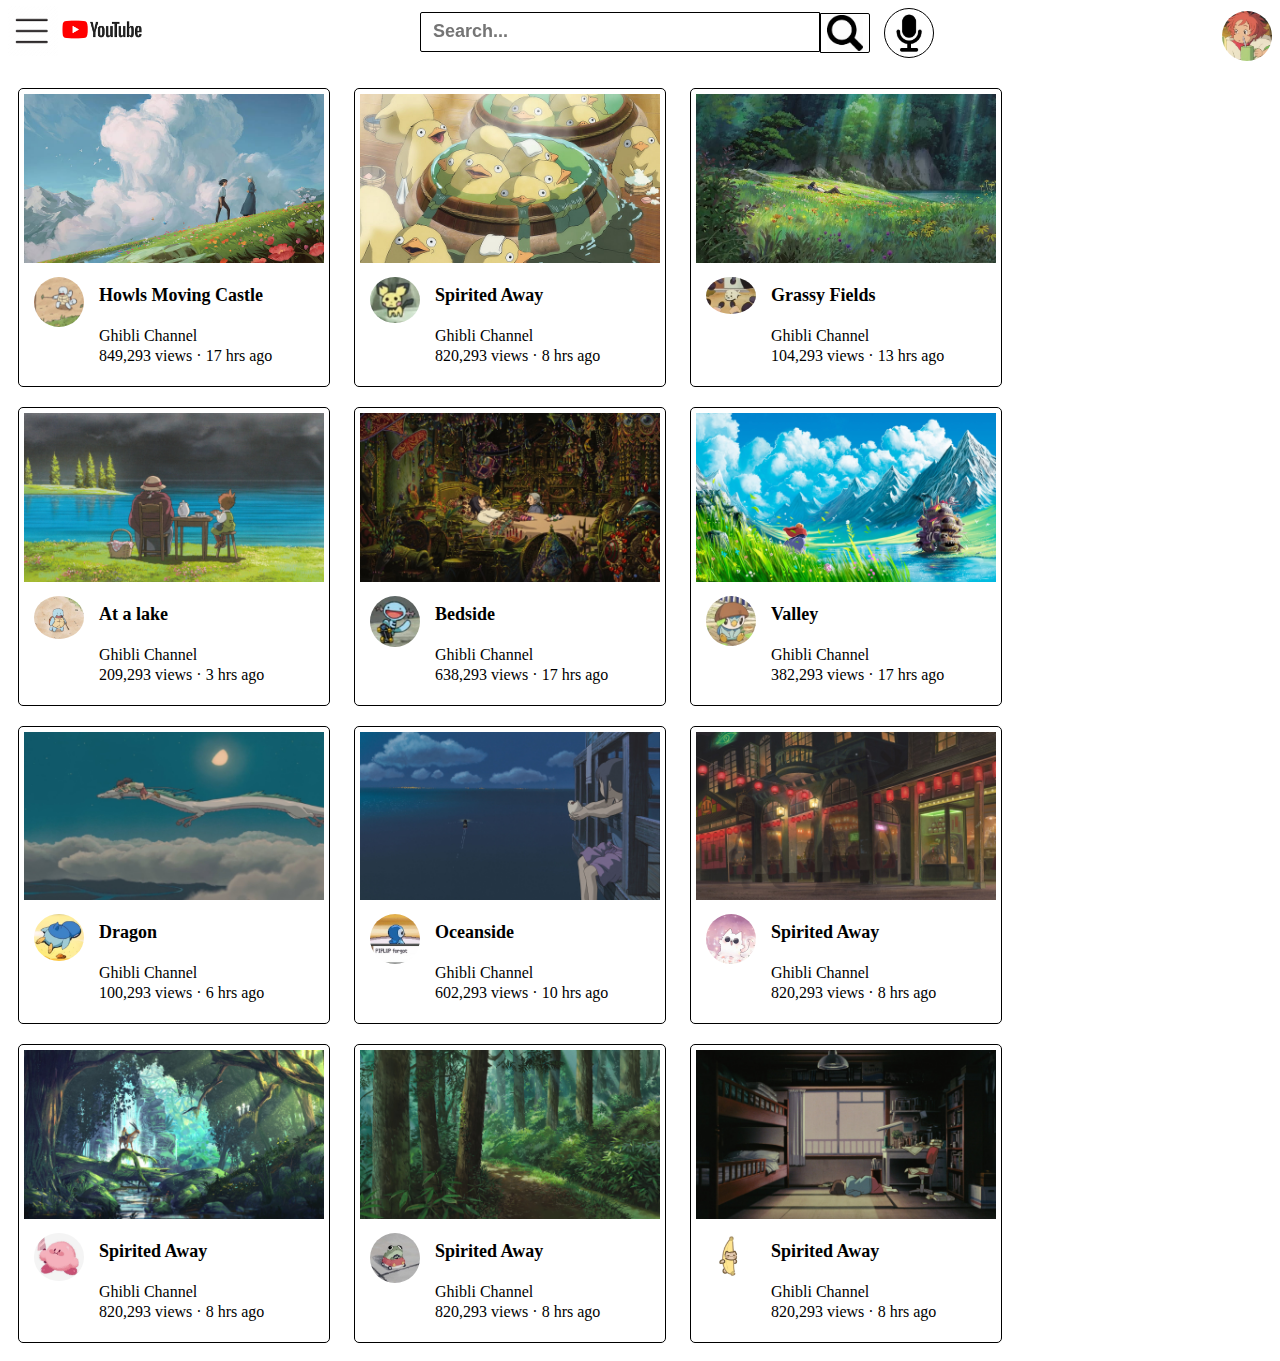
<file: Yt-mock/index.html>
<!DOCTYPE html>
<html>
    <head>
        <title>Ghibli Youtube Mockup</title>
        <link rel="stylesheet" href="css/header.css">
        <link rel="stylesheet" href="css/video.css">
    </head>

    <body>
        <div id="header">
            <div id="left">
                <img src="pictures/hamburger-icon.png" alt="Hamburger">
                <button id="youtube-button"></button>
            </div>

            <div id="mid">
                <form action="/search" method="get">
                    <input id="search-bar" type="text" name="q" placeholder="Search...">
                    <button id="search-button" type="submit"></button>
                    <button id="voice-button" type="submit"></button>
                </form>
            </div>  

            <div id="right">
                <div class="pfp">
                    <img id="pfp" src="pictures/ghibli-pfp.jpg" alt="">
                </div>
            </div>
        </div>

        <div class="three-across">
            <div class="individual-profile">
                <div class="thumbnail">
                    <img src="pictures/ghibli1.jpg" alt="First ghibli picture">
                </div>
                <div class="video-description">

                    <div class="pfp">
                        <img src="pictures/sidebar-1.jpg" alt="First pfp">
                    </div>

                    <div class="description">
                        <div id="video-title">
                            <p>Howls Moving Castle</p>
                        </div>
                        <div id="video-channel">
                            <p>Ghibli Channel</p>
                        </div>
                        <div id="video-views-date">
                            <p>849,293 views &#183; 17 hrs ago</p>
                        </div>
                    </div>
                </div>
            </div>
        </div>

        <div class="three-across">
            <div class="individual-profile">
                <div class="thumbnail">
                    <img src="pictures/ghibli2.jpg" alt="First ghibli picture">
                </div>
                <div class="video-description">
                    
                    <div class="pfp">
                        <img src="pictures/sidebar-2.jpg" alt="First pfp">
                    </div>

                    <div class="description">
                        <div id="video-title">
                            <p>Spirited Away</p>
                        </div>
                        <div id="video-channel">
                            <p>Ghibli Channel</p>
                        </div>
                        <div id="video-views-date">
                            <p>820,293 views &#183; 8 hrs ago</p>
                        </div>
                    </div>
                </div>
            </div>
        </div>

        <div class="three-across">
            <div class="individual-profile">
                <div class="thumbnail">
                    <img src="pictures/ghibli3.jpg" alt="First ghibli picture">
                </div>
                <div class="video-description">
                    
                    <div class="pfp">
                        <img src="pictures/sidebar-3.jpg" alt="First pfp">
                    </div>

                    <div class="description">
                        <div id="video-title">
                            <p>Grassy Fields</p>
                        </div>
                        <div id="video-channel">
                            <p>Ghibli Channel</p>
                        </div>
                        <div id="video-views-date">
                            <p>104,293 views &#183; 13 hrs ago</p>
                        </div>
                    </div>
                </div>
            </div>
        </div>

        <div class="three-across">
            <div class="individual-profile">
                <div class="thumbnail">
                    <img src="pictures/ghibli4.jpg" alt="First ghibli picture">
                </div>
                <div class="video-description">
                    
                    <div class="pfp">
                        <img src="pictures/sidebar-4.jpg" alt="First pfp">
                    </div>

                    <div class="description">
                        <div id="video-title">
                            <p>At a lake</p>
                        </div>
                        <div id="video-channel">
                            <p>Ghibli Channel</p>
                        </div>
                        <div id="video-views-date">
                            <p>209,293 views &#183; 3 hrs ago</p>
                        </div>
                    </div>
                </div>
            </div>
        </div>

        <div class="three-across">
            <div class="individual-profile">
                <div class="thumbnail">
                    <img src="pictures/ghibli5.jpg" alt="First ghibli picture">
                </div>
                <div class="video-description">
                    
                    <div class="pfp">
                        <img src="pictures/sidebar-5.jpg" alt="First pfp">
                    </div>

                    <div class="description">
                        <div id="video-title">
                            <p>Bedside</p>
                        </div>
                        <div id="video-channel">
                            <p>Ghibli Channel</p>
                        </div>
                        <div id="video-views-date">
                            <p>638,293 views &#183; 17 hrs ago</p>
                        </div>
                    </div>
                </div>
            </div>
        </div>

        <div class="three-across">
            <div class="individual-profile">
                <div class="thumbnail">
                    <img src="pictures/ghibli6.jpg" alt="First ghibli picture">
                </div>
                <div class="video-description">
                    
                    <div class="pfp">
                        <img src="pictures/sidebar-6.jpg" alt="First pfp">
                    </div>

                    <div class="description">
                        <div id="video-title">
                            <p>Valley</p>
                        </div>
                        <div id="video-channel">
                            <p>Ghibli Channel</p>
                        </div>
                        <div id="video-views-date">
                            <p>382,293 views &#183; 17 hrs ago</p>
                        </div>
                    </div>
                </div>
            </div>
        </div>

        <div class="three-across">
            <div class="individual-profile">
                <div class="thumbnail">
                    <img src="pictures/ghibli7.jpg" alt="First ghibli picture">
                </div>
                <div class="video-description">
                    
                    <div class="pfp">
                        <img src="pictures/sidebar-7.jpg" alt="First pfp">
                    </div>

                    <div class="description">
                        <div id="video-title">
                            <p>Dragon</p>
                        </div>
                        <div id="video-channel">
                            <p>Ghibli Channel</p>
                        </div>
                        <div id="video-views-date">
                            <p>100,293 views &#183; 6 hrs ago</p>
                        </div>
                    </div>
                </div>
            </div>
        </div>

        <div class="three-across">
            <div class="individual-profile">
                <div class="thumbnail">
                    <img src="pictures/ghibli8.jpg" alt="First ghibli picture">
                </div>
                <div class="video-description">
                    
                    <div class="pfp">
                        <img src="pictures/sidebar-8.jpg" alt="First pfp">
                    </div>

                    <div class="description">
                        <div id="video-title">
                            <p>Oceanside</p>
                        </div>
                        <div id="video-channel">
                            <p>Ghibli Channel</p>
                        </div>
                        <div id="video-views-date">
                            <p>602,293 views &#183; 10 hrs ago</p>
                        </div>
                    </div>
                </div>
            </div>
        </div>

        <div class="three-across">
            <div class="individual-profile">
                <div class="thumbnail">
                    <img src="pictures/ghibli9.jpg" alt="First ghibli picture">
                </div>
                <div class="video-description">
                    
                    <div class="pfp">
                        <img src="pictures/sidebar-9.jpg" alt="First pfp">
                    </div>

                    <div class="description">
                        <div id="video-title">
                            <p>Spirited Away</p>
                        </div>
                        <div id="video-channel">
                            <p>Ghibli Channel</p>
                        </div>
                        <div id="video-views-date">
                            <p>820,293 views &#183; 8 hrs ago</p>
                        </div>
                    </div>
                </div>
            </div>
        </div>

        <div class="three-across">
            <div class="individual-profile">
                <div class="thumbnail">
                    <img src="pictures/ghibli10.jpg" alt="First ghibli picture">
                </div>
                <div class="video-description">
                    
                    <div class="pfp">
                        <img src="pictures/sidebar-10.jpg" alt="First pfp">
                    </div>

                    <div class="description">
                        <div id="video-title">
                            <p>Spirited Away</p>
                        </div>
                        <div id="video-channel">
                            <p>Ghibli Channel</p>
                        </div>
                        <div id="video-views-date">
                            <p>820,293 views &#183; 8 hrs ago</p>
                        </div>
                    </div>
                </div>
            </div>
        </div>

        <div class="three-across">
            <div class="individual-profile">
                <div class="thumbnail">
                    <img src="pictures/ghibli11.jpg" alt="First ghibli picture">
                </div>
                <div class="video-description">
                    
                    <div class="pfp">
                        <img src="pictures/sidebar-11.jpg" alt="First pfp">
                    </div>

                    <div class="description">
                        <div id="video-title">
                            <p>Spirited Away</p>
                        </div>
                        <div id="video-channel">
                            <p>Ghibli Channel</p>
                        </div>
                        <div id="video-views-date">
                            <p>820,293 views &#183; 8 hrs ago</p>
                        </div>
                    </div>
                </div>
            </div>
        </div>

        <div class="three-across">
            <div class="individual-profile">
                <div class="thumbnail">
                    <img src="pictures/ghibli12.jpg" alt="First ghibli picture">
                </div>
                <div class="video-description">
                    
                    <div class="pfp">
                        <img src="pictures/sidebar-12.jpg" alt="First pfp">
                    </div>

                    <div class="description">
                        <div id="video-title">
                            <p>Spirited Away</p>
                        </div>
                        <div id="video-channel">
                            <p>Ghibli Channel</p>
                        </div>
                        <div id="video-views-date">
                            <p>820,293 views &#183; 8 hrs ago</p>
                        </div>
                    </div>
                </div>
            </div>
        </div>

    </body>
</html>
</file>
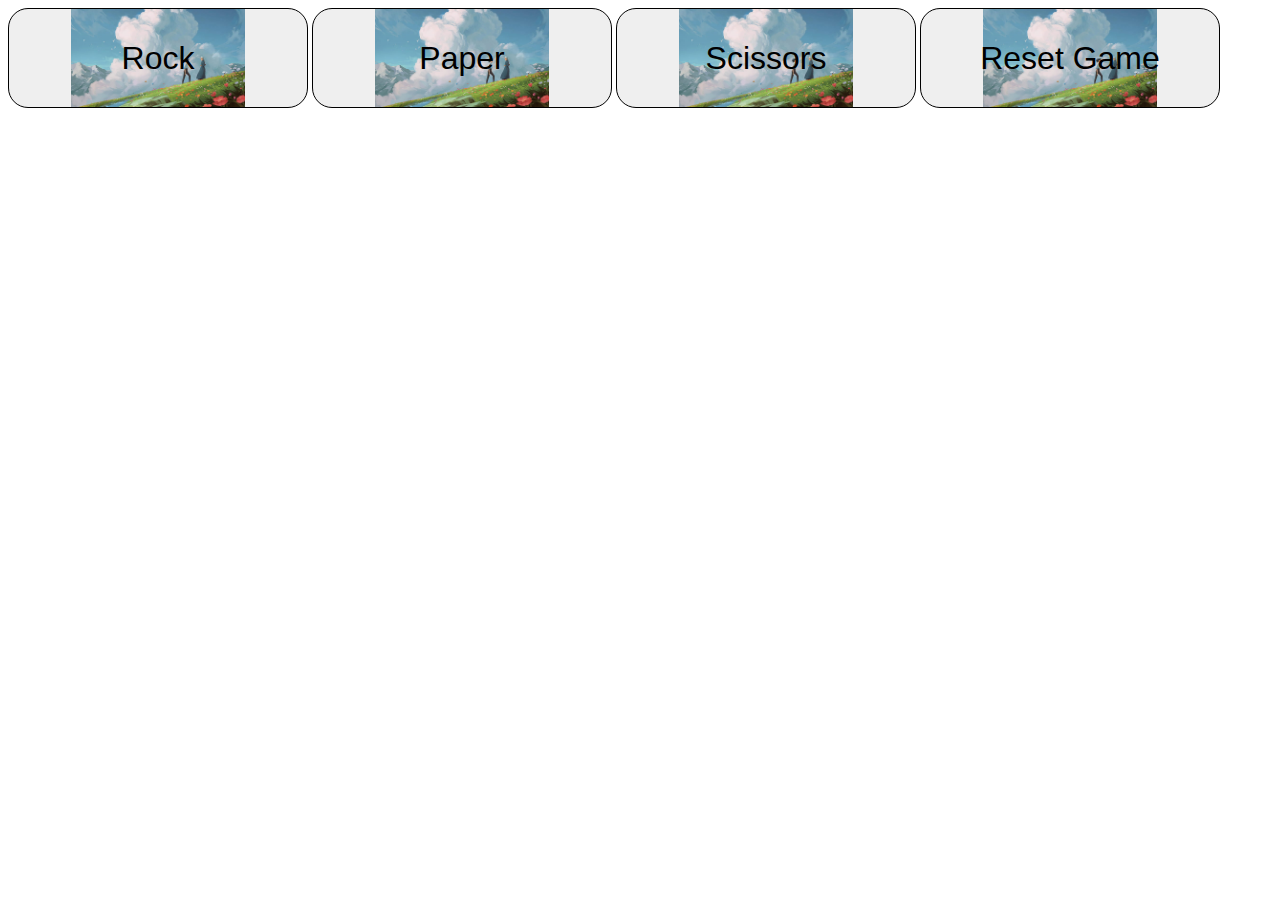
<file: rock-paper-scissors.html>
<!DOCTYPE html>
<html>
    <head>
        <title>Rock Paper Scissors</title>
        <style>
            .three-buttons button{
                font-size: xx-large;
                border-radius: 20px;
                border: 1px solid;
                color: black;
                height: 100px;
                width: 300px;

                background-image: url(../Yt-mock/pictures/ghibli1.jpg);
                background-size: contain;
                background-repeat: no-repeat;
                background-position: center;
            }

            .result {
                font-size: xx-large;
            }
        </style>
    </head>
    <body>

        <div class = three-buttons>
            <button onclick="rockPaperScissors('rock')">Rock</button>

            <button onclick="rockPaperScissors('paper')">Paper</button>

            <button onclick="rockPaperScissors('scissors')">Scissors</button>

            <button onclick="
            scores.Wins = 0
            scores.Losses = 0
            scores.Draws = 0
            localStorage.removeItem('scores')
            updateScoreElement()
            ">Reset Game</button>

            <p class="result"></p>
        </div>

        <script>
            const scores = JSON.parse(localStorage.getItem('scores')) || {
                Wins: 0,
                Losses: 0,
                Draws: 0
            };

            function updateScoreElement() {
                document.querySelector(".result").innerHTML = `Wins: ${scores.Wins} Losses: ${scores.Losses} Draws: ${scores.Draws}`
            }

            function rockPaperScissors(type) {
                const computerMove = Math.random();
                let actualComputerMove = '';
                let result = '';
                
                if (type === 'rock') {
                    if (computerMove < 1/3) {
                        actualComputerMove = 'Rock';
                        result = 'You tie';
                    } else if (computerMove < 2/3) {
                        actualComputerMove = 'Paper';
                        result = 'You lose';
                    } else {
                        actualComputerMove = 'Scissors';
                        result = 'You win';
                    }
                } else if (type === 'paper') {
                    if (computerMove < 1/3) {
                        actualComputerMove = 'Rock';
                        result = 'You win';
                    } else if (computerMove < 2/3) {
                        actualComputerMove = 'Paper';
                        result = 'You draw';
                    } else {
                        actualComputerMove = 'Scissors';
                        result = 'You lose';
                    }
                } else {
                    if (computerMove < 1/3) {
                        actualComputerMove = 'Rock';
                        result = 'You lose';
                    } else if (computerMove < 2/3) {
                        actualComputerMove = 'Paper';
                        result = 'You win';
                    } else {
                        actualComputerMove = 'Scissors';
                        result = 'You draw';
                    }
                }
                
                if (result === 'You win') {
                    scores.Wins += 1
                } else if (result === 'You lose') {
                    scores.Losses += 1
                } else {
                    scores.Draws += 1
                }

                localStorage.setItem('scores', JSON.stringify(scores))
                document.querySelector(".result").innerHTML = `You picked ${type}. Computer picks ${actualComputerMove}. ${result}.\n Wins: ${scores.Wins} Losses: ${scores.Losses} Draws: ${scores.Draws}`
            }


        </script>
    </body>
</html>
</file>
<file: Yt-mock/css/header.css>
#header {
    background-color: white;
    position: sticky;
    top: 0px;

    display: flex;
    justify-content: space-between;
    align-items: center;
    height: 50px;
    margin-bottom: 20px;
    z-index: 100;
}
#left img{
    height: 50px;
}
#youtube-button {
    background-image: url(../pictures/Youtube-logo-full.png);
    height: 50px;
    width: 80px;
    background-size: contain;
    border: none;
}

#mid {
    display: flex;
    align-items: center;
}
#search-bar {
    flex: 1;
    height: 40px;
    width: 400px;
    border: 1px solid;
    border-radius: 2px 0px 0px 2px;
    box-sizing: border-box;

}
#search-bar::placeholder {
    font-weight: 900;
    padding-left: 10px;
    font-size: 18px;

}

#search-button {
    background-color: white;
    border: 1px solid;
    border-radius: 0px 2px 2px 0px;
    margin-left: -4px;
    margin-top: -1px;
    height: 40px;
    width: 50px; 

    background-image: url(../pictures/search-icon.jpg);
    background-size: contain;
    background-repeat: no-repeat;
    background-position: center;
    background-size: 75%;

    display: inline-block; 
    vertical-align: middle;
}
#voice-button {
    background-color: white;
    border: 1px solid;
    margin-top: -1px;
    margin-left: 10px;
    height: 50px;
    width: 50px; 
    border-radius: 100%;

    background-image: url(../pictures/mic.jpg);
    background-size: contain;
    background-repeat: no-repeat;
    background-position: center;
    display: inline-block; 
    vertical-align: middle;
    background-size: 80%;
}
</file>
<file: Yt-mock/css/video.css>
.three-across {
    display: inline-flex;
}

.individual-profile {
    display: grid;
    grid-template-rows: auto auto;
    padding: 5px;
    border: 1.5px solid black;
    border-radius: 5px;
    margin: 10px;
}

.thumbnail {
    grid-row: 1;
}
.thumbnail img {
    max-width: 300px;
}

.video-description {
    grid-row: 2;

    display: grid;
    grid-template-columns: 1fr 3fr;
}

.pfp img{
    grid-column: 1;

    border-radius: 50%;
    width: 50px;
    margin-top: 10px;
    margin-left: 10px;
}

.description {
    grid-column: 2;

    display: grid;
    grid-template-rows: 1fr 1fr auto;
    position: relative;

    height: auto;
}

#video-title {
    grid-row: 1;
    font-size: large;
    font-weight: bold;
    /* margin: 0; */
}

#video-views-date {
    grid-row: 3;
    /* margin: 0; */
    
    position: absolute;
    bottom: 0;
}

#video-channel {
    grid-row: 1;
    /* margin: 0; */
    position: absolute;
    bottom: 20px;
}
</file>
